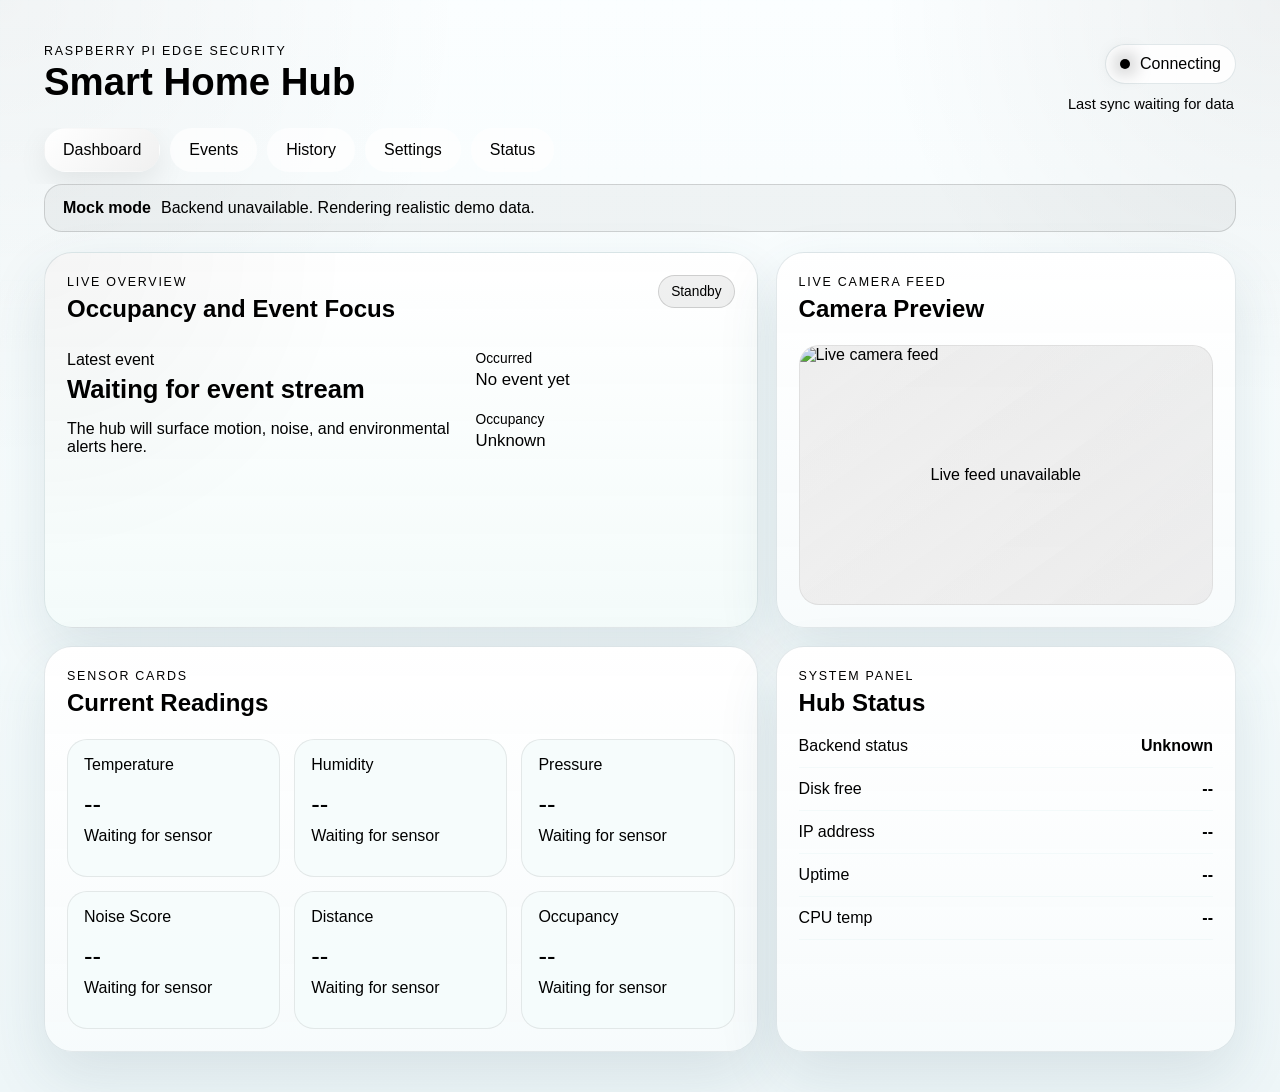
<file: frontend/index.html>
<!DOCTYPE html>
<html lang="en">
<head>
  <meta charset="UTF-8">
  <meta name="viewport" content="width=device-width, initial-scale=1.0">
  <title>Smart Home Edge Hub</title>
  <link rel="stylesheet" href="./styles.css?v=2">
</head>
<body>
  <div class="shell">
    <header class="topbar">
      <div>
        <p class="eyebrow">Raspberry Pi Edge Security</p>
        <h1>Smart Home Hub</h1>
      </div>
      <div class="topbar-status">
        <div class="status-chip" id="connection-chip" data-state="loading">
          <span class="status-dot"></span>
          <span id="connection-label">Connecting</span>
        </div>
        <p class="sync-copy">Last sync <span id="last-sync">waiting for data</span></p>
      </div>
    </header>

    <nav class="view-nav" aria-label="Dashboard views">
      <button class="nav-pill active" data-route="dashboard" type="button">Dashboard</button>
      <button class="nav-pill" data-route="events" type="button">Events</button>
      <button class="nav-pill" data-route="history" type="button">History</button>
      <button class="nav-pill" data-route="settings" type="button">Settings</button>
      <button class="nav-pill" data-route="status" type="button">Status</button>
    </nav>

    <div class="alert-banner" id="mode-banner" hidden>
      <strong id="mode-label">Mock mode</strong>
      <span id="mode-copy">Backend unavailable. Rendering realistic demo data.</span>
    </div>

    <main class="views">
      <section class="view active" data-view="dashboard">
        <div class="dashboard-grid">
          <article class="hero-card">
            <div class="card-heading">
              <div>
                <p class="eyebrow">Live Overview</p>
                <h2>Occupancy and Event Focus</h2>
              </div>
              <span class="severity-badge" id="hero-severity">Standby</span>
            </div>
            <div class="hero-copy">
              <div>
                <p class="hero-label">Latest event</p>
                <h3 id="hero-event-title">Waiting for event stream</h3>
                <p id="hero-event-message">The hub will surface motion, noise, and environmental alerts here.</p>
              </div>
              <dl class="hero-meta">
                <div>
                  <dt>Occurred</dt>
                  <dd id="hero-event-time">No event yet</dd>
                </div>
                <div>
                  <dt>Occupancy</dt>
                  <dd id="hero-occupancy">Unknown</dd>
                </div>
              </dl>
            </div>
          </article>

          <article class="snapshot-card">
            <div class="card-heading">
              <div>
                <p class="eyebrow">Live Camera Feed</p>
                <h2>Camera Preview</h2>
              </div>
            </div>
            <div class="snapshot-frame">
              <img id="camera-stream" alt="Live camera feed">
              <div class="snapshot-empty" id="snapshot-empty">Live feed unavailable</div>
            </div>
          </article>

          <article class="metrics-panel">
            <div class="card-heading">
              <div>
                <p class="eyebrow">Sensor Cards</p>
                <h2>Current Readings</h2>
              </div>
            </div>
            <div class="metric-grid">
              <article class="metric-card" data-tone="normal">
                <p class="metric-label">Temperature</p>
                <p class="metric-value" id="metric-temperature">--</p>
                <p class="metric-foot" id="metric-temperature-foot">Waiting for sensor</p>
              </article>
              <article class="metric-card" data-tone="normal">
                <p class="metric-label">Humidity</p>
                <p class="metric-value" id="metric-humidity">--</p>
                <p class="metric-foot" id="metric-humidity-foot">Waiting for sensor</p>
              </article>
              <article class="metric-card" data-tone="normal">
                <p class="metric-label">Pressure</p>
                <p class="metric-value" id="metric-pressure">--</p>
                <p class="metric-foot" id="metric-pressure-foot">Waiting for sensor</p>
              </article>
              <article class="metric-card" data-tone="normal">
                <p class="metric-label">Noise Score</p>
                <p class="metric-value" id="metric-noise">--</p>
                <p class="metric-foot" id="metric-noise-foot">Waiting for sensor</p>
              </article>
              <article class="metric-card" data-tone="normal">
                <p class="metric-label">Distance</p>
                <p class="metric-value" id="metric-distance">--</p>
                <p class="metric-foot" id="metric-distance-foot">Waiting for sensor</p>
              </article>
              <article class="metric-card" data-tone="normal">
                <p class="metric-label">Occupancy</p>
                <p class="metric-value" id="metric-occupancy">--</p>
                <p class="metric-foot" id="metric-occupancy-foot">Waiting for sensor</p>
              </article>
            </div>
          </article>

          <article class="status-panel">
            <div class="card-heading">
              <div>
                <p class="eyebrow">System Panel</p>
                <h2>Hub Status</h2>
              </div>
            </div>
            <div class="status-grid">
              <div class="status-row">
                <span>Backend status</span>
                <strong id="system-status">Unknown</strong>
              </div>
              <div class="status-row">
                <span>Disk free</span>
                <strong id="system-disk">--</strong>
              </div>
              <div class="status-row">
                <span>IP address</span>
                <strong id="system-ip">--</strong>
              </div>
              <div class="status-row">
                <span>Uptime</span>
                <strong id="system-uptime">--</strong>
              </div>
              <div class="status-row">
                <span>CPU temp</span>
                <strong id="system-cpu">--</strong>
              </div>
            </div>
            <div class="sensor-health" id="sensor-health"></div>
          </article>
        </div>
      </section>

      <section class="view" data-view="events">
        <div class="section-shell">
          <div class="section-heading">
            <div>
              <p class="eyebrow">Security Feed</p>
              <h2>Recent Events</h2>
            </div>
            <p id="events-summary">Waiting for event history.</p>
          </div>
          <div class="event-list" id="event-list"></div>
        </div>
      </section>

      <section class="view" data-view="history">
        <div class="section-shell">
          <div class="section-heading">
            <div>
              <p class="eyebrow">Trend View</p>
              <h2>Sensor History</h2>
            </div>
            <p id="history-summary">Graphs render from `/api/history?hours=24` when available.</p>
          </div>
          <div class="chart-grid">
            <article class="chart-card">
              <div class="chart-head">
                <h3>Temperature</h3>
                <span id="chart-temp-range">--</span>
              </div>
              <canvas id="chart-temperature" width="800" height="260"></canvas>
            </article>
            <article class="chart-card">
              <div class="chart-head">
                <h3>Humidity</h3>
                <span id="chart-humidity-range">--</span>
              </div>
              <canvas id="chart-humidity" width="800" height="260"></canvas>
            </article>
            <article class="chart-card">
              <div class="chart-head">
                <h3>Pressure</h3>
                <span id="chart-pressure-range">--</span>
              </div>
              <canvas id="chart-pressure" width="800" height="260"></canvas>
            </article>
            <article class="chart-card">
              <div class="chart-head">
                <h3>Noise Score</h3>
                <span id="chart-noise-range">--</span>
              </div>
              <canvas id="chart-noise" width="800" height="260"></canvas>
            </article>
          </div>
        </div>
      </section>

      <section class="view" data-view="settings">
        <div class="section-shell">
          <div class="section-heading">
            <div>
              <p class="eyebrow">Controls</p>
              <h2>Thresholds and Actions</h2>
            </div>
            <p id="settings-summary">Actions post to the backend when it is ready.</p>
          </div>
          <div class="settings-grid">
            <form class="panel-card" id="threshold-form">
              <div class="card-heading">
                <div>
                  <p class="eyebrow">Thresholds</p>
                  <h3>Alert Configuration</h3>
                </div>
              </div>
              <label class="field">
                <span>Temperature high (°C)</span>
                <input id="threshold-temperature" name="temperature_high_c" type="number" step="0.1" min="0" value="30">
              </label>
              <label class="field">
                <span>Humidity high (%)</span>
                <input id="threshold-humidity" name="humidity_high_percent" type="number" step="1" min="0" max="100" value="70">
              </label>
              <label class="field">
                <span>Motion delta (cm)</span>
                <input id="threshold-motion" name="motion_delta_cm" type="number" step="1" min="1" value="25">
              </label>
              <label class="field">
                <span>Presence distance (cm)</span>
                <input id="threshold-presence" name="presence_distance_cm" type="number" step="1" min="1" value="80">
              </label>
              <label class="field">
                <span>Noise threshold</span>
                <input id="threshold-noise" name="noise_threshold" type="number" step="0.01" min="0" max="1" value="0.7">
              </label>
              <button class="action-button primary" id="save-thresholds" type="submit">Save thresholds</button>
            </form>

            <div class="panel-card action-stack">
              <div class="card-heading">
                <div>
                  <p class="eyebrow">Manual Actions</p>
                  <h3>Demo Controls</h3>
                </div>
              </div>
              <button class="action-button" id="trigger-capture" type="button">Trigger camera capture</button>
              <button class="action-button" id="trigger-led" type="button">Test LED alert</button>
              <button class="action-button ghost" id="force-refresh" type="button">Refresh all panels</button>
              <p class="action-response" id="action-response">No action sent yet.</p>
            </div>
          </div>
        </div>
      </section>

      <section class="view" data-view="status">
        <div class="section-shell">
          <div class="section-heading">
            <div>
              <p class="eyebrow">Health Check</p>
              <h2>System and Sensor Status</h2>
            </div>
            <p id="status-summary">This page surfaces backend reachability and per-sensor health.</p>
          </div>
          <div class="status-page-grid">
            <article class="panel-card">
              <div class="card-heading">
                <div>
                  <p class="eyebrow">Connectivity</p>
                  <h3>Backend Reachability</h3>
                </div>
              </div>
              <div class="status-grid">
                <div class="status-row">
                  <span>Data source</span>
                  <strong id="status-source">--</strong>
                </div>
                <div class="status-row">
                  <span>Latest packet</span>
                  <strong id="status-packet-time">--</strong>
                </div>
                <div class="status-row">
                  <span>Events loaded</span>
                  <strong id="status-event-count">--</strong>
                </div>
                <div class="status-row">
                  <span>History points</span>
                  <strong id="status-history-count">--</strong>
                </div>
              </div>
            </article>
            <article class="panel-card">
              <div class="card-heading">
                <div>
                  <p class="eyebrow">Sensors</p>
                  <h3>Health Matrix</h3>
                </div>
              </div>
              <div class="sensor-health large" id="sensor-health-large"></div>
            </article>
          </div>
        </div>
      </section>
    </main>
  </div>

  <template id="event-item-template">
    <article class="event-card">
      <div class="event-card-top">
        <div>
          <p class="event-type"></p>
          <p class="event-time"></p>
        </div>
        <span class="severity-badge"></span>
      </div>
      <p class="event-message"></p>
      <div class="event-media-wrap" hidden>
        <img class="event-media" alt="Event snapshot">
      </div>
    </article>
  </template>

  <script src="./app.js?v=4" defer></script>
</body>
</html>
</file>
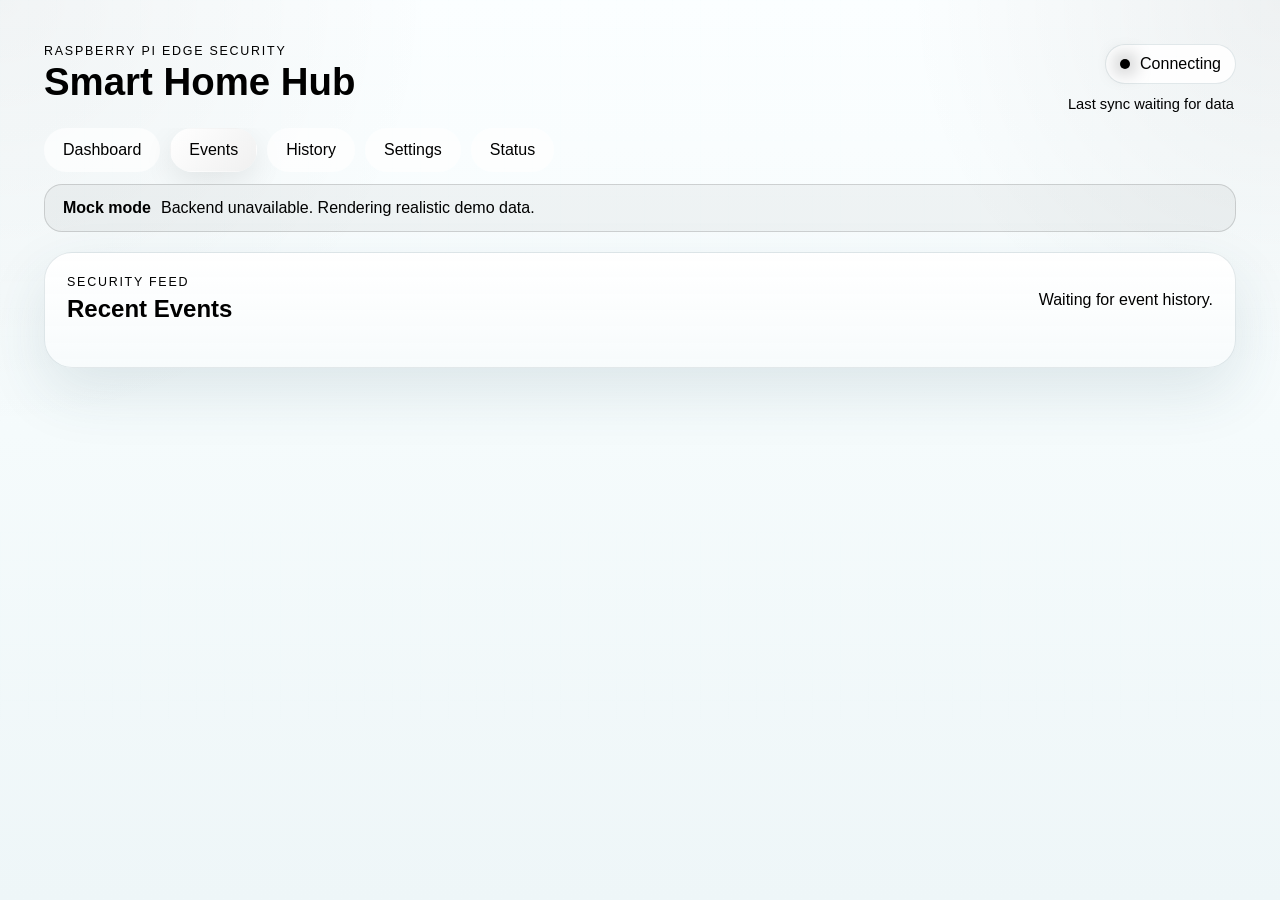
<file: frontend/events/index.html>
<!DOCTYPE html>
<html lang="en">
<head>
  <meta charset="UTF-8">
  <meta http-equiv="refresh" content="0; url=../index.html#events">
  <title>Redirecting to Events</title>
  <script>
    window.location.replace("../index.html#events");
  </script>
</head>
<body></body>
</html>
</file>
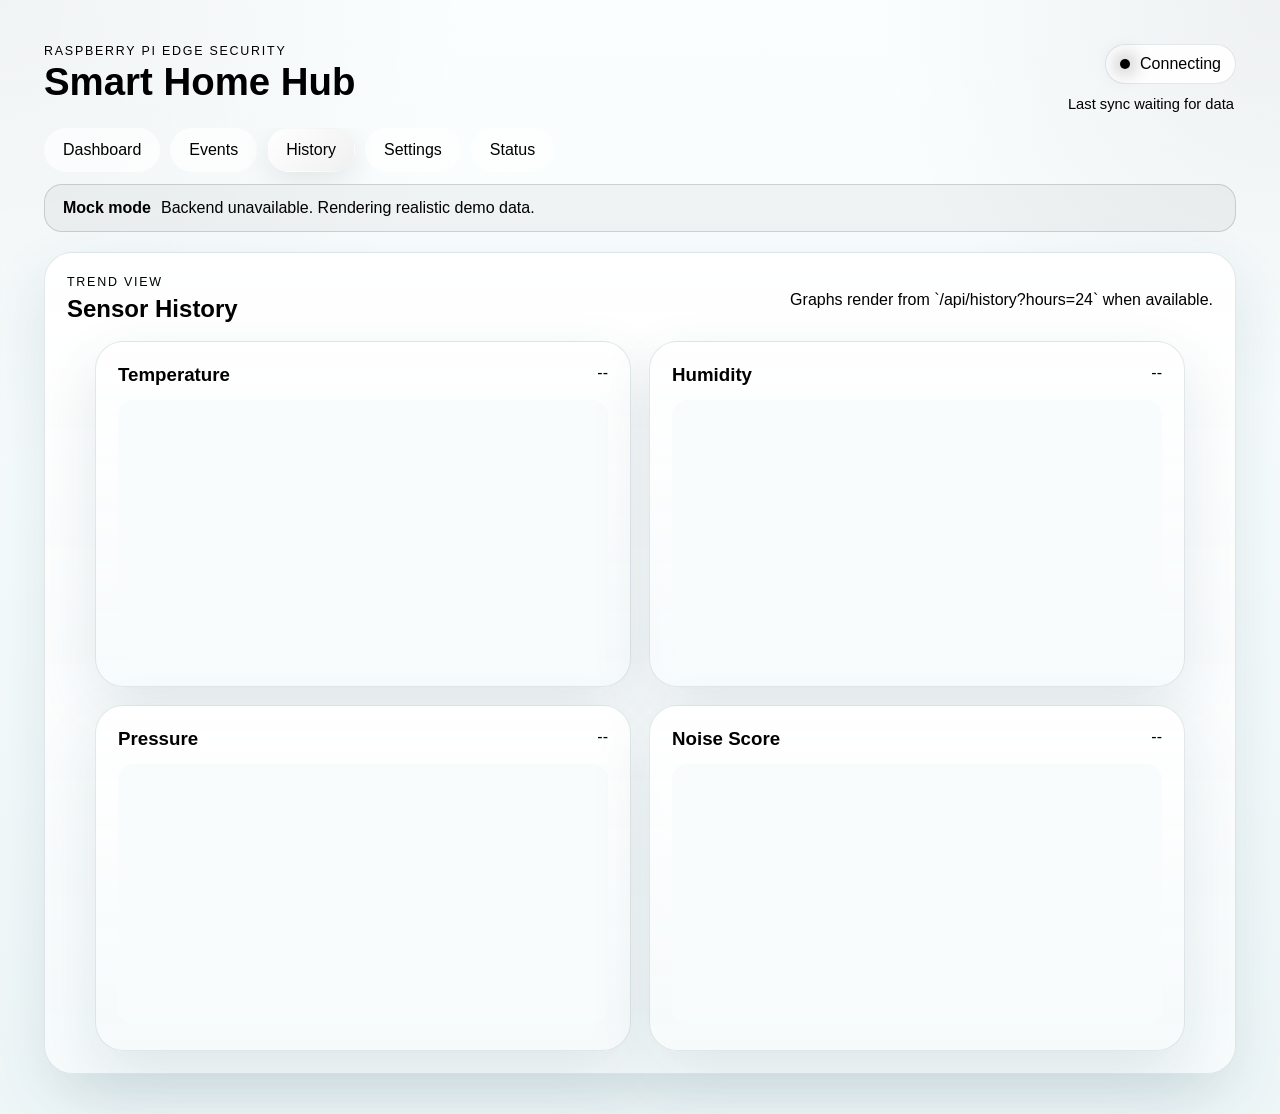
<file: frontend/history/index.html>
<!DOCTYPE html>
<html lang="en">
<head>
  <meta charset="UTF-8">
  <meta http-equiv="refresh" content="0; url=../index.html#history">
  <title>Redirecting to History</title>
  <script>
    window.location.replace("../index.html#history");
  </script>
</head>
<body></body>
</html>
</file>
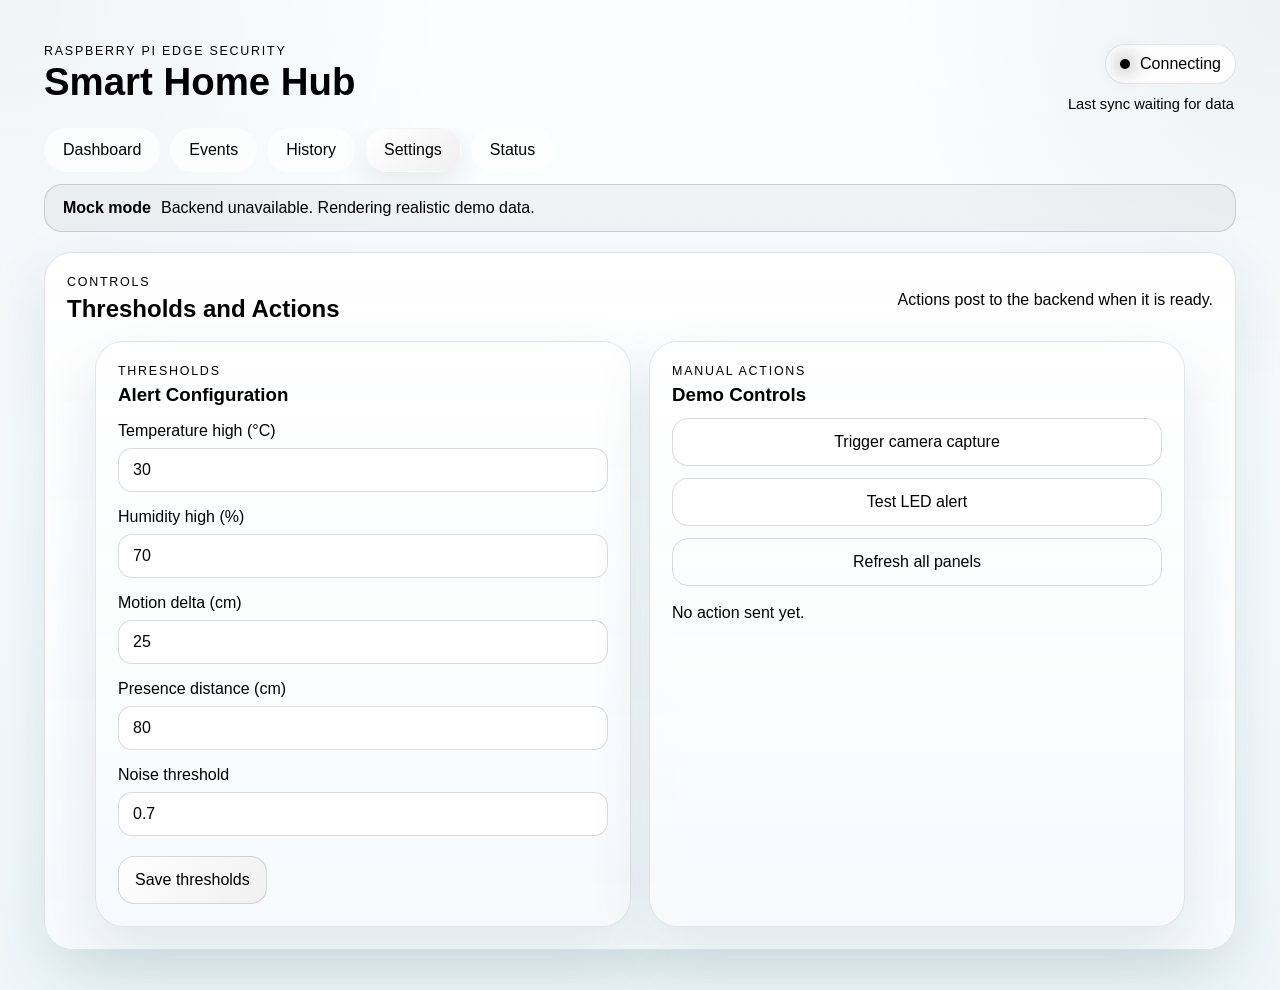
<file: frontend/settings/index.html>
<!DOCTYPE html>
<html lang="en">
<head>
  <meta charset="UTF-8">
  <meta http-equiv="refresh" content="0; url=../index.html#settings">
  <title>Redirecting to Settings</title>
  <script>
    window.location.replace("../index.html#settings");
  </script>
</head>
<body></body>
</html>
</file>
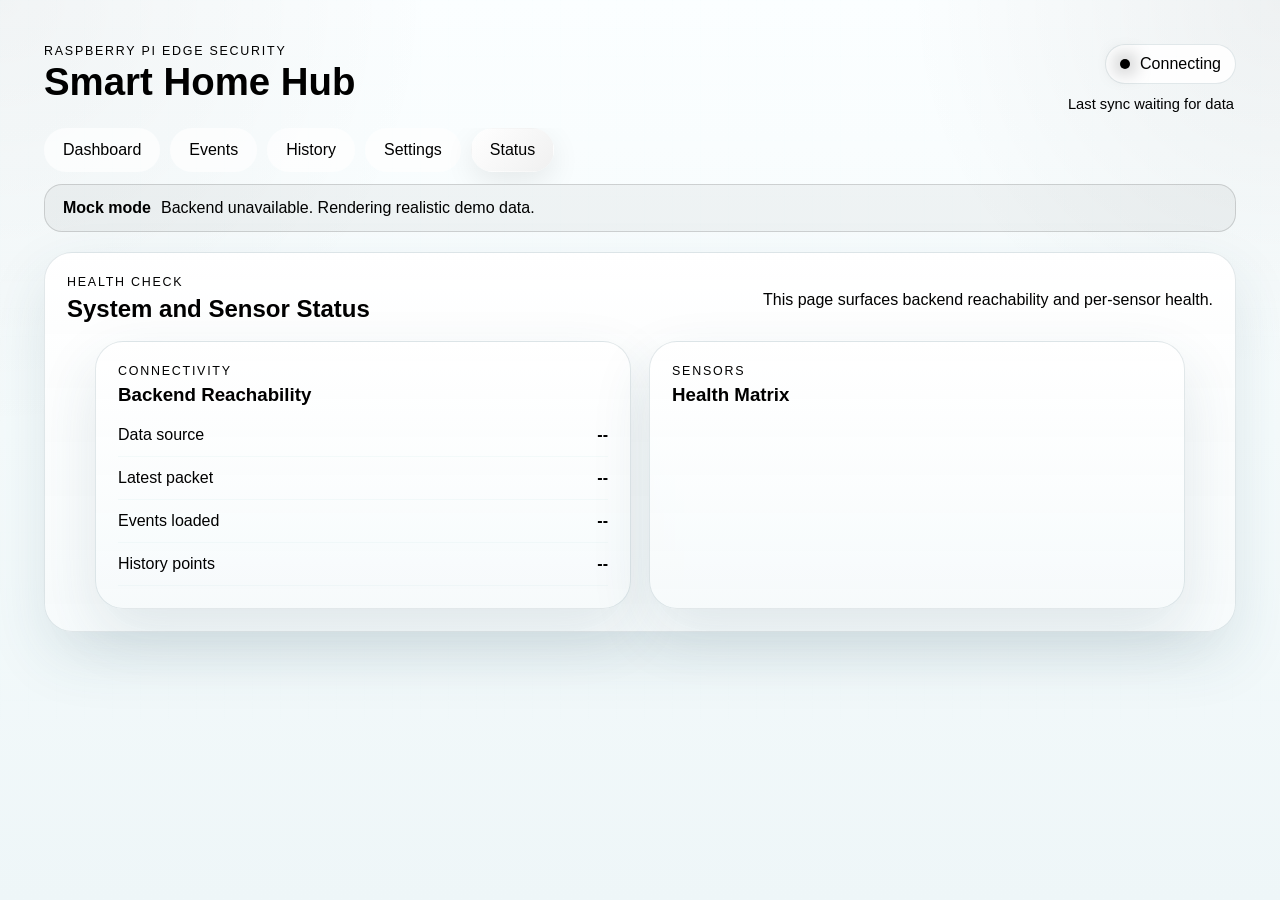
<file: frontend/status/index.html>
<!DOCTYPE html>
<html lang="en">
<head>
  <meta charset="UTF-8">
  <meta http-equiv="refresh" content="0; url=../index.html#status">
  <title>Redirecting to Status</title>
  <script>
    window.location.replace("../index.html#status");
  </script>
</head>
<body></body>
</html>
</file>
<file: frontend/styles.css>
:root {
  color-scheme: light;
  --bg: #f7fbfc;
  --bg-soft: rgba(255, 255, 255, 0.9);
  --panel: rgba(255, 255, 255, 0.88);
  --panel-strong: rgba(255, 255, 255, 0.96);
  --line: rgba(22, 68, 86, 0.12);
  --text: #000000;
  --muted: #000000;
  --good: #000000;
  --warn: #000000;
  --bad: #000000;
  --info: #000000;
  --offline: #8c96a0;
  --accent: #000000;
  --accent-strong: #000000;
  --shadow: 0 24px 60px rgba(41, 86, 101, 0.12);
  --radius-xl: 28px;
  --radius-lg: 20px;
  --radius-md: 16px;
}

* {
  box-sizing: border-box;
}

html {
  min-height: 100%;
}

body {
  margin: 0;
  min-height: 100vh;
  font-family: "Segoe UI Variable Text", "Aptos", "Segoe UI", sans-serif;
  color: var(--text);
  background:
    radial-gradient(circle at top left, rgba(0, 0, 0, 0.04), transparent 28%),
    radial-gradient(circle at top right, rgba(0, 0, 0, 0.05), transparent 24%),
    linear-gradient(180deg, #fbfeff 0%, #f5fbfc 48%, #eef6f8 100%);
}

body::before {
  content: "";
  position: fixed;
  inset: 0;
  pointer-events: none;
  background-image:
    linear-gradient(rgba(133, 241, 244, 0.03) 1px, transparent 1px),
    linear-gradient(90deg, rgba(133, 241, 244, 0.03) 1px, transparent 1px);
  background-size: 28px 28px;
  mask-image: linear-gradient(180deg, rgba(0, 0, 0, 0.3), transparent 100%);
}

button,
input {
  font: inherit;
}

img {
  display: block;
  max-width: 100%;
}

.shell {
  width: min(1400px, calc(100vw - 32px));
  margin: 0 auto;
  padding: 20px 0 40px;
}

.topbar {
  display: flex;
  justify-content: space-between;
  gap: 20px;
  align-items: flex-start;
  padding: 24px 28px 16px;
}

.eyebrow {
  margin: 0 0 6px;
  font-size: 0.78rem;
  letter-spacing: 0.14em;
  text-transform: uppercase;
  color: #000000;
}

h1,
h2,
h3,
.nav-pill {
  font-family: "Bahnschrift", "Aptos Display", "Segoe UI Variable Display", sans-serif;
}

h1 {
  margin: 0;
  font-size: clamp(2rem, 3vw, 3.1rem);
  line-height: 0.95;
}

h2,
h3 {
  margin: 0;
}

.topbar-status {
  text-align: right;
}

.status-chip {
  display: inline-flex;
  align-items: center;
  gap: 10px;
  padding: 10px 14px;
  border: 1px solid var(--line);
  border-radius: 999px;
  background: rgba(255, 255, 255, 0.9);
}

.status-chip[data-state="online"] {
  color: var(--good);
}

.status-chip[data-state="mock"],
.status-chip[data-state="warning"] {
  color: var(--warn);
}

.status-chip[data-state="offline"] {
  color: var(--bad);
}

.status-chip[data-state="loading"] {
  color: var(--info);
}

.status-dot {
  width: 10px;
  height: 10px;
  border-radius: 50%;
  background: currentColor;
  box-shadow: 0 0 20px currentColor;
}

.sync-copy {
  margin: 12px 2px 0 0;
  color: #000000;
  font-size: 0.92rem;
}

.view-nav {
  display: flex;
  gap: 10px;
  overflow-x: auto;
  padding: 0 28px 12px;
}

.nav-pill {
  border: 1px solid transparent;
  border-radius: 999px;
  padding: 12px 18px;
  color: var(--muted);
  background: rgba(255, 255, 255, 0.72);
  cursor: pointer;
  transition: transform 160ms ease, border-color 160ms ease, color 160ms ease, background 160ms ease;
}

.nav-pill:hover,
.nav-pill:focus-visible {
  color: var(--text);
  border-color: rgba(0, 0, 0, 0.22);
  outline: none;
}

.nav-pill.active {
  color: #000000;
  background: linear-gradient(135deg, #ffffff 0%, #f0f0f0 100%);
  box-shadow: 0 10px 30px rgba(0, 0, 0, 0.08);
}

.alert-banner {
  display: flex;
  gap: 10px;
  align-items: center;
  margin: 0 28px 20px;
  padding: 14px 18px;
  border-radius: 18px;
  background: rgba(0, 0, 0, 0.04);
  border: 1px solid rgba(0, 0, 0, 0.14);
  color: #000000;
}

.views {
  position: relative;
}

.view {
  display: none;
}

.view.active {
  display: block;
  animation: fade-in 220ms ease;
}

.dashboard-grid,
.chart-grid,
.settings-grid,
.status-page-grid {
  display: grid;
  gap: 18px;
  padding: 0 28px;
}

.dashboard-grid {
  grid-template-columns: 1.55fr 1fr;
  grid-template-areas:
    "hero snapshot"
    "metrics status";
}

.hero-card,
.snapshot-card,
.metrics-panel,
.status-panel,
.panel-card,
.chart-card,
.section-shell,
.event-card {
  border: 1px solid var(--line);
  border-radius: var(--radius-xl);
  background: linear-gradient(180deg, rgba(255, 255, 255, 0.97), rgba(247, 251, 252, 0.94));
  box-shadow: var(--shadow);
}

.hero-card,
.snapshot-card,
.metrics-panel,
.status-panel,
.panel-card,
.chart-card {
  padding: 22px;
}

.hero-card {
  grid-area: hero;
  min-height: 240px;
  background:
    radial-gradient(circle at top left, rgba(0, 0, 0, 0.04), transparent 38%),
    linear-gradient(180deg, rgba(255, 255, 255, 0.98), rgba(243, 251, 250, 0.94));
}

.snapshot-card {
  grid-area: snapshot;
}

.metrics-panel {
  grid-area: metrics;
}

.status-panel {
  grid-area: status;
}

.card-heading,
.section-heading,
.chart-head,
.event-card-top {
  display: flex;
  justify-content: space-between;
  gap: 12px;
  align-items: flex-start;
}

.hero-copy {
  display: grid;
  grid-template-columns: 1.5fr 1fr;
  gap: 20px;
  margin-top: 28px;
}

.hero-label {
  margin: 0 0 6px;
  color: var(--muted);
}

.hero-copy h3 {
  margin-bottom: 10px;
  font-size: clamp(1.5rem, 2vw, 2.2rem);
}

.hero-copy p:last-child {
  margin-bottom: 0;
}

.hero-meta {
  display: grid;
  gap: 16px;
  margin: 0;
  padding: 0;
}

.hero-meta dt {
  color: var(--muted);
  font-size: 0.86rem;
  margin-bottom: 4px;
}

.hero-meta dd {
  margin: 0;
  font-size: 1.05rem;
}

.snapshot-frame {
  position: relative;
  min-height: 260px;
  margin-top: 22px;
  border-radius: 20px;
  overflow: hidden;
  border: 1px solid rgba(0, 0, 0, 0.1);
  background:
    linear-gradient(145deg, rgba(245, 245, 245, 0.9), rgba(250, 250, 250, 0.95));
}

#snapshot-image {
  width: 100%;
  height: 100%;
  object-fit: cover;
}

.snapshot-empty {
  position: absolute;
  inset: 0;
  display: grid;
  place-items: center;
  color: var(--muted);
  background:
    linear-gradient(135deg, rgba(0, 0, 0, 0.03), rgba(0, 0, 0, 0.05));
}

.metric-grid {
  display: grid;
  grid-template-columns: repeat(3, minmax(0, 1fr));
  gap: 14px;
  margin-top: 22px;
}

.metric-card {
  padding: 16px;
  border-radius: var(--radius-lg);
  background: rgba(246, 252, 252, 0.9);
  border: 1px solid rgba(0, 0, 0, 0.08);
  min-height: 138px;
}

.metric-card[data-tone="warning"] {
  border-color: rgba(0, 0, 0, 0.18);
  background: rgba(0, 0, 0, 0.04);
}

.metric-card[data-tone="alert"] {
  border-color: rgba(0, 0, 0, 0.18);
  background: rgba(0, 0, 0, 0.05);
}

.metric-card[data-tone="offline"] {
  border-color: rgba(0, 0, 0, 0.18);
  background: rgba(0, 0, 0, 0.05);
}

.metric-label {
  margin: 0;
  color: var(--muted);
}

.metric-value {
  margin: 16px 0 8px;
  font-family: "Space Grotesk", sans-serif;
  font-size: clamp(1.5rem, 2vw, 2.25rem);
}

.metric-foot {
  margin: 0;
  color: #000000;
}

.status-grid {
  display: grid;
  gap: 12px;
  margin-top: 20px;
}

.status-row {
  display: flex;
  justify-content: space-between;
  gap: 12px;
  padding-bottom: 12px;
  border-bottom: 1px solid rgba(141, 207, 207, 0.08);
}

.status-row span {
  color: #000000;
}

.sensor-health {
  display: grid;
  grid-template-columns: repeat(3, minmax(0, 1fr));
  gap: 10px;
  margin-top: 20px;
}

.sensor-health.large {
  grid-template-columns: repeat(2, minmax(0, 1fr));
}

.health-pill {
  padding: 12px 14px;
  border-radius: 16px;
  border: 1px solid rgba(0, 0, 0, 0.1);
  background: rgba(248, 252, 253, 0.95);
}

.health-pill[data-state="ok"] {
  border-color: rgba(0, 0, 0, 0.12);
}

.health-pill[data-state="warning"] {
  border-color: rgba(0, 0, 0, 0.12);
}

.health-pill[data-state="offline"] {
  border-color: rgba(0, 0, 0, 0.12);
}

.health-label,
.health-value {
  display: block;
}

.health-label {
  color: #000000;
  margin-bottom: 4px;
}

.section-shell {
  margin: 0 28px;
  padding: 22px;
}

.section-heading p:last-child {
  margin-bottom: 0;
  color: #000000;
}

.event-list {
  display: grid;
  grid-template-columns: repeat(2, minmax(0, 1fr));
  gap: 14px;
  margin-top: 22px;
}

.event-card {
  padding: 18px;
  border-radius: 22px;
}

.event-type {
  margin: 0 0 4px;
  font-family: "Space Grotesk", sans-serif;
  font-size: 1.1rem;
}

.event-time,
.event-message {
  margin: 0;
  color: #000000;
}

.event-message {
  margin-top: 14px;
  color: #000000;
}

.event-media-wrap {
  margin-top: 16px;
  border-radius: 18px;
  overflow: hidden;
  max-height: 220px;
}

.event-media {
  width: 100%;
  height: 220px;
  object-fit: cover;
}

.severity-badge {
  display: inline-flex;
  align-items: center;
  justify-content: center;
  padding: 8px 12px;
  border-radius: 999px;
  font-size: 0.86rem;
  color: #000000;
  background: rgba(0, 0, 0, 0.06);
  border: 1px solid rgba(0, 0, 0, 0.14);
  white-space: nowrap;
}

.severity-badge[data-severity="low"] {
  color: #000000;
  background: rgba(0, 0, 0, 0.04);
  border-color: rgba(0, 0, 0, 0.12);
}

.severity-badge[data-severity="medium"] {
  color: #000000;
  background: rgba(0, 0, 0, 0.05);
  border-color: rgba(0, 0, 0, 0.12);
}

.severity-badge[data-severity="high"] {
  color: #000000;
  background: rgba(0, 0, 0, 0.06);
  border-color: rgba(0, 0, 0, 0.12);
}

.chart-grid {
  grid-template-columns: repeat(2, minmax(0, 1fr));
  margin-top: 18px;
}

.chart-card canvas {
  width: 100%;
  height: 260px;
  margin-top: 14px;
  border-radius: 16px;
  background: rgba(248, 252, 253, 0.95);
}

.chart-head span {
  color: #000000;
}

.settings-grid,
.status-page-grid {
  grid-template-columns: repeat(2, minmax(0, 1fr));
  margin-top: 18px;
}

.field {
  display: grid;
  gap: 8px;
  margin-top: 16px;
}

.field span {
  color: #000000;
}

.field input {
  width: 100%;
  border: 1px solid rgba(0, 0, 0, 0.14);
  border-radius: 14px;
  padding: 12px 14px;
  color: var(--text);
  background: rgba(255, 255, 255, 0.96);
}

.field input:focus-visible {
  outline: 2px solid rgba(0, 0, 0, 0.16);
  outline-offset: 2px;
}

.action-stack {
  display: grid;
  align-content: start;
  gap: 12px;
}

.action-button {
  border: 1px solid rgba(0, 0, 0, 0.14);
  border-radius: 16px;
  padding: 14px 16px;
  background: rgba(255, 255, 255, 0.92);
  color: var(--text);
  cursor: pointer;
  transition: transform 160ms ease, border-color 160ms ease, background 160ms ease;
}

.action-button:hover,
.action-button:focus-visible {
  transform: translateY(-1px);
  border-color: rgba(0, 0, 0, 0.22);
  outline: none;
}

.action-button.primary {
  margin-top: 20px;
  color: #000000;
  background: linear-gradient(135deg, #ffffff 0%, #f0f0f0 100%);
}

.action-button.ghost {
  background: transparent;
}

.action-response {
  margin: 6px 0 0;
  color: #000000;
}

@keyframes fade-in {
  from {
    opacity: 0;
    transform: translateY(6px);
  }
  to {
    opacity: 1;
    transform: translateY(0);
  }
}

@media (max-width: 1024px) {
  .dashboard-grid,
  .chart-grid,
  .settings-grid,
  .status-page-grid {
    grid-template-columns: 1fr;
  }

  .dashboard-grid {
    grid-template-areas:
      "hero"
      "snapshot"
      "metrics"
      "status";
  }

  .metric-grid,
  .sensor-health,
  .sensor-health.large,
  .event-list {
    grid-template-columns: repeat(2, minmax(0, 1fr));
  }
}

@media (max-width: 760px) {
  .shell {
    width: min(100vw - 18px, 100%);
    padding-top: 10px;
  }

  .topbar,
  .view-nav,
  .dashboard-grid,
  .chart-grid,
  .settings-grid,
  .status-page-grid {
    padding-left: 12px;
    padding-right: 12px;
  }

  .topbar {
    flex-direction: column;
  }

  .topbar-status {
    text-align: left;
  }

  .section-shell {
    margin-left: 12px;
    margin-right: 12px;
  }

  .hero-copy {
    grid-template-columns: 1fr;
  }

  .metric-grid,
  .sensor-health,
  .sensor-health.large,
  .event-list {
    grid-template-columns: 1fr;
  }
}
</file>
